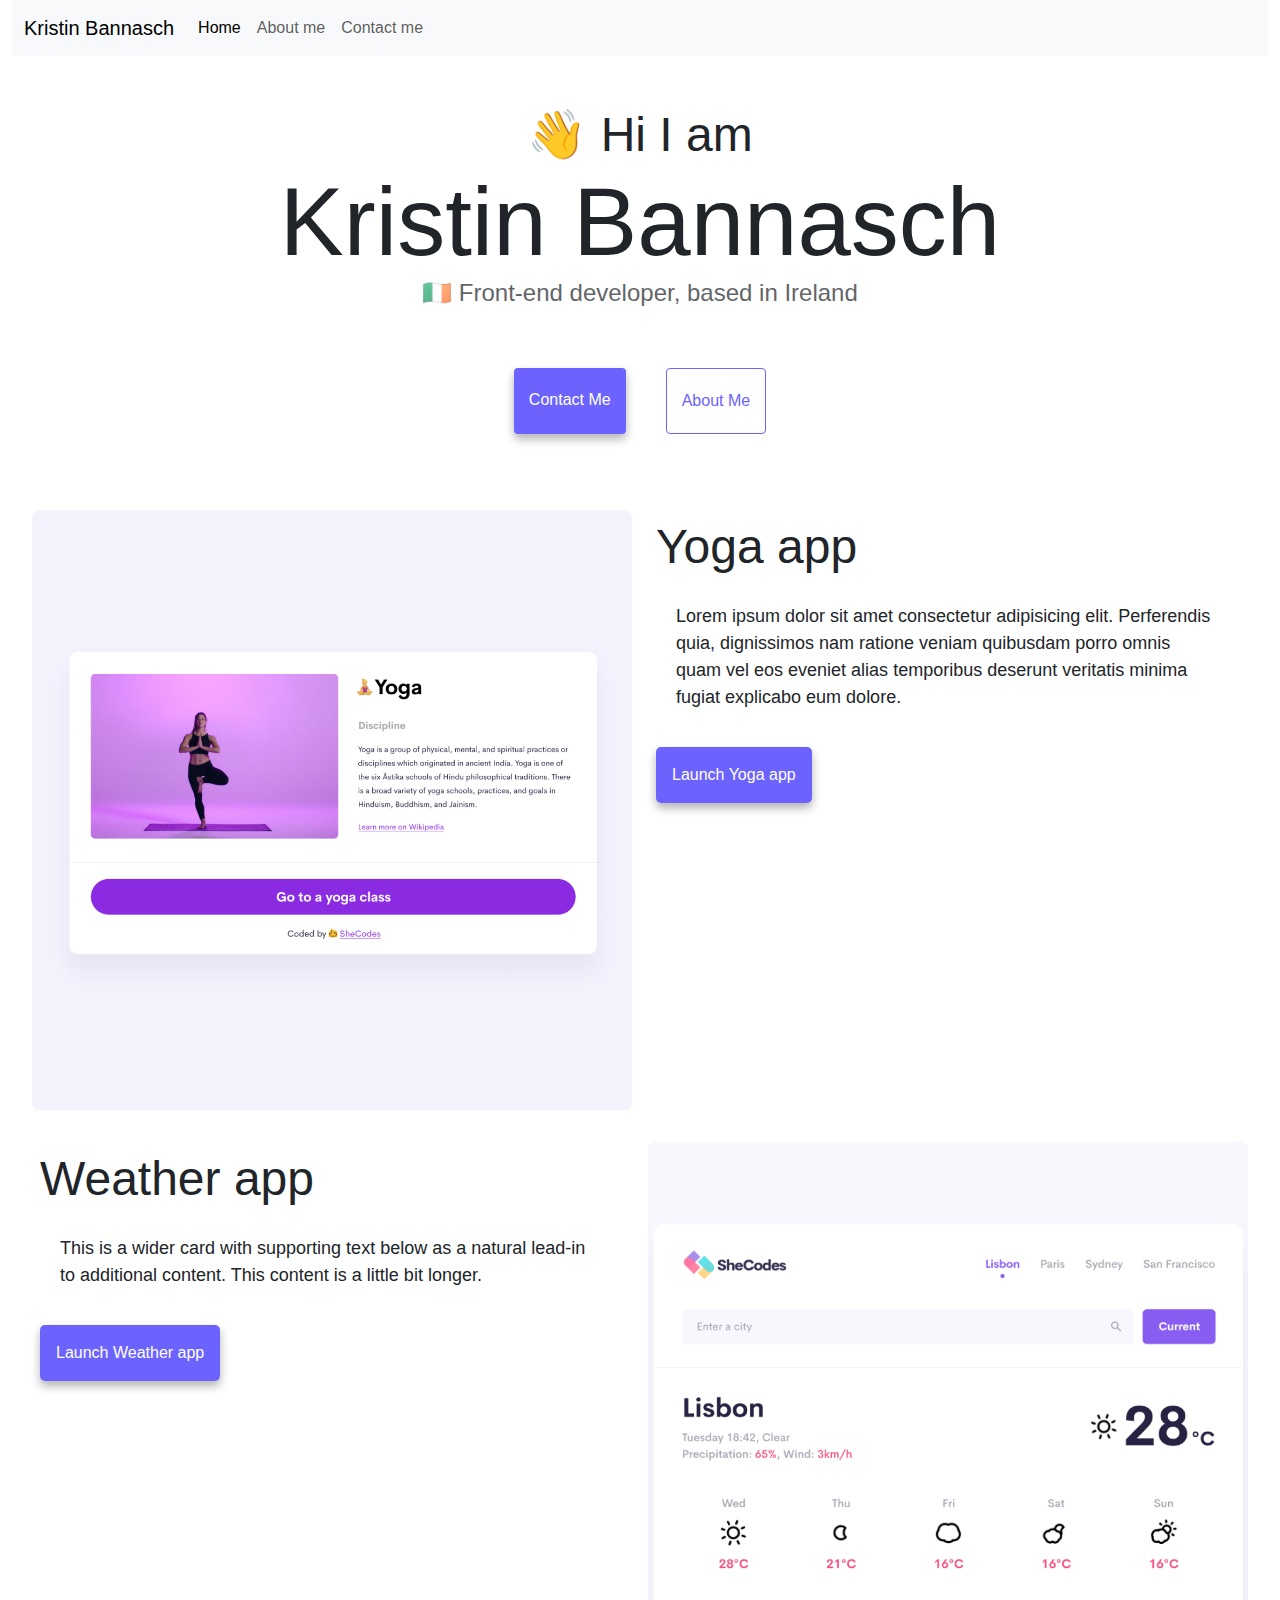
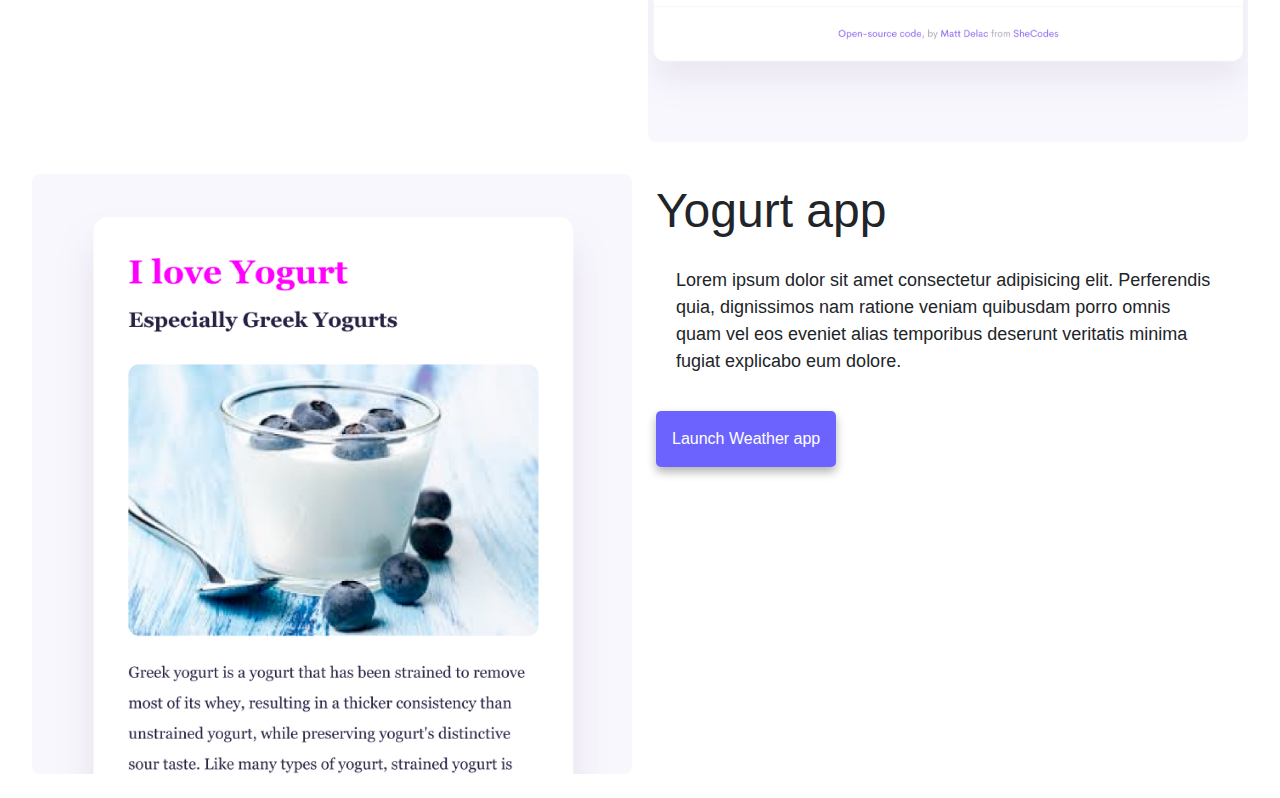
<file: index.html>
<!DOCTYPE html>
<html lang="en">
  <head>
    <meta charset="UTF-8" />
    <meta http-equiv="X-UA-Compatible" content="IE=edge" />
    <meta name="viewport" content="width=device-width, initial-scale=1.0" />
    <link
      href="https://cdn.jsdelivr.net/npm/bootstrap@5.3.3/dist/css/bootstrap.min.css"
      rel="stylesheet"
      integrity="sha384-QWTKZyjpPEjISv5WaRU9OFeRpok6YctnYmDr5pNlyT2bRjXh0JMhjY6hW+ALEwIH"
      crossorigin="anonymous"
    />
    <script
      src="https://cdn.jsdelivr.net/npm/bootstrap@5.3.3/dist/js/bootstrap.bundle.min.js"
      integrity="sha384-YvpcrYf0tY3lHB60NNkmXc5s9fDVZLESaAA55NDzOxhy9GkcIdslK1eN7N6jIeHz"
      crossorigin="anonymous"
    ></script>
    <title>Kristin Bannasch Front-end developer, based in Ireland</title>
    <meta
      name="description"
      content="Kristin Bannasch Front-end developer, based in Ireland"
    />
    <link rel="stylesheet" href="style.css" />
  </head>

  <body>
    <div class="div container m-0" style="max-width: 100%">
      <nav class="navbar navbar-expand-lg bg-body-tertiary">
        <div class="container-fluid">
          <a class="navbar-brand" href="index.html">Kristin Bannasch</a>
          <button
            class="navbar-toggler"
            type="button"
            data-bs-toggle="collapse"
            data-bs-target="#navbarNav"
            aria-controls="navbarNav"
            aria-expanded="false"
            aria-label="Toggle navigation"
          >
            <span class="navbar-toggler-icon"></span>
          </button>
          <div class="collapse navbar-collapse" id="navbarNav">
            <ul class="navbar-nav">
              <li class="nav-item">
                <a class="nav-link active" aria-current="page" href="index.html"
                  >Home</a
                >
              </li>
              <li class="nav-item">
                <a class="nav-link" href="about.html">About me</a>
              </li>
              <li class="nav-item">
                <a class="nav-link" href="about.html#contact">Contact me</a>
              </li>
            </ul>
          </div>
        </div>
      </nav>
    </div>
    <div class="introduction">
      <h2>👋 Hi I am</h2>
      <h1>Kristin Bannasch</h1>
      <h3>🇮🇪 Front-end developer, based in Ireland</h3>
      <div class="navigation-links">
        <a
          href="about.html#contact"
          class="contact-link"
          title="Kristin contact"
          >Contact me</a
        >
        <a href="about.html" class="about-link" title="Kristin about"
          >About me</a
        >
      </div>
    </div>

    <div class="card mb-3 mt-5 border border-0">
      <div class="row g-0 mx-4" style="max-width: 100%">
        <div class="col-md-6 p-2">
          <img
            src="images/yoga.png"
            class="img-fluid rounded-3"
            alt="The best yoga app on the market"
          />
        </div>
        <div class="col-md-6">
          <div class="card-body">
            <h2 class="card-title" id="box-headline">Yoga app</h2>
            <p class="card-text">
              Lorem ipsum dolor sit amet consectetur adipisicing elit.
              Perferendis quia, dignissimos nam ratione veniam quibusdam porro
              omnis quam vel eos eveniet alias temporibus deserunt veritatis
              minima fugiat explicabo eum dolore.
            </p>
            <button
              type="button"
              class="link-button p-3"
              style="box-shadow: var(--box-shadow)"
            >
              Launch Yoga app
            </button>
          </div>
        </div>
      </div>
    </div>

    <div class="card mb-3 border border-0">
      <div class="row g-0 mx-4" style="max-width: 100%">
        <div class="col-md-6">
          <div class="card-body">
            <h2 class="card-title" id="box-headline">Weather app</h2>
            <p class="card-text">
              This is a wider card with supporting text below as a natural
              lead-in to additional content. This content is a little bit
              longer.
            </p>
            <button
              type="button"
              class="link-button p-3"
              style="box-shadow: var(--box-shadow)"
            >
              Launch Weather app
            </button>
          </div>
        </div>
        <div class="col-md-6 p-2">
          <img
            src="images/weather.png"
            class="img-fluid rounded-3"
            alt="The best weather app on the market"
          />
        </div>
      </div>
    </div>

    <div class="card mb-3 border border-0" style="max-width: 100%">
      <div class="row g-0 mx-4" style="max-width: 100%">
        <div class="col-md-6 p-2">
          <img
            src="images/yogurt.png"
            class="img-fluid rounded-3"
            alt="Everything about yogurt"
          />
        </div>
        <div class="col-md-6">
          <div class="card-body">
            <h2 class="card-title" id="box-headline">Yogurt app</h2>
            <p class="card-text" id="box-headline">
              Lorem ipsum dolor sit amet consectetur adipisicing elit.
              Perferendis quia, dignissimos nam ratione veniam quibusdam porro
              omnis quam vel eos eveniet alias temporibus deserunt veritatis
              minima fugiat explicabo eum dolore.
            </p>
            <button
              type="button"
              class="link-button p-3"
              style="box-shadow: var(--box-shadow)"
            >
              Launch Weather app
            </button>
          </div>
        </div>
      </div>
    </div>
  </body>
</html>
</file>
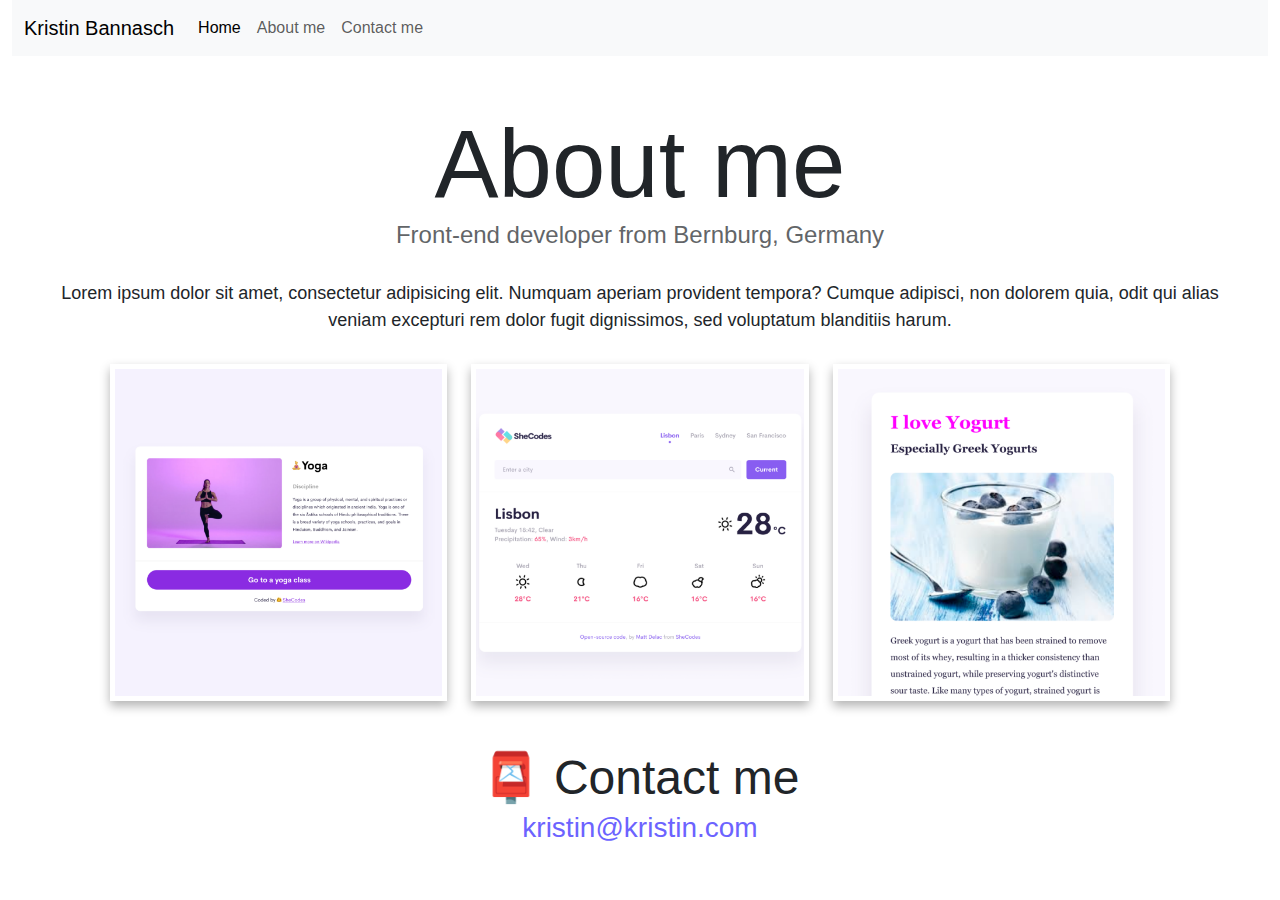
<file: about.html>
<!DOCTYPE html>
<html lang="en">
  <head>
    <meta charset="UTF-8" />
    <meta http-equiv="X-UA-Compatible" content="IE=edge" />
    <meta name="viewport" content="width=device-width, initial-scale=1.0" />
    <link
      href="https://cdn.jsdelivr.net/npm/bootstrap@5.3.3/dist/css/bootstrap.min.css"
      rel="stylesheet"
      integrity="sha384-QWTKZyjpPEjISv5WaRU9OFeRpok6YctnYmDr5pNlyT2bRjXh0JMhjY6hW+ALEwIH"
      crossorigin="anonymous"
    />
    <script
      src="https://cdn.jsdelivr.net/npm/bootstrap@5.3.3/dist/js/bootstrap.bundle.min.js"
      integrity="sha384-YvpcrYf0tY3lHB60NNkmXc5s9fDVZLESaAA55NDzOxhy9GkcIdslK1eN7N6jIeHz"
      crossorigin="anonymous"
    ></script>
    <link rel="stylesheet" href="style.css" />
    <title>About Kristin Bannasch Front-end developer, based in Ireland</title>
    <meta
      name="description"
      content="About page for Kristin Bannasch Front-end developer, based in Ireland"
    />
  </head>
  <body>
    <div class="div container m-0" style="max-width: 100%">
      <nav class="navbar navbar-expand-lg bg-body-tertiary">
        <div class="container-fluid">
          <a class="navbar-brand" href="index.html">Kristin Bannasch</a>
          <button
            class="navbar-toggler"
            type="button"
            data-bs-toggle="collapse"
            data-bs-target="#navbarNav"
            aria-controls="navbarNav"
            aria-expanded="false"
            aria-label="Toggle navigation"
          >
            <span class="navbar-toggler-icon"></span>
          </button>
          <div class="collapse navbar-collapse" id="navbarNav">
            <ul class="navbar-nav">
              <li class="nav-item">
                <a class="nav-link active" aria-current="page" href="index.html"
                  >Home</a
                >
              </li>
              <li class="nav-item">
                <a class="nav-link" href="about.html" title="Kristin about page"
                  >About me</a
                >
              </li>
              <li class="nav-item">
                <a
                  class="nav-link"
                  href="about.html#contact"
                  title="Kristin contact"
                  >Contact me</a
                >
              </li>
            </ul>
          </div>
        </div>
      </nav>
    </div>
    <div class="introduction">
      <h1>About me</h1>
      <h3>Front-end developer from Bernburg, Germany</h3>
    </div>

    <div class="about-paragraphs">
      <p>
        Lorem ipsum dolor sit amet, consectetur adipisicing elit. Numquam
        aperiam provident tempora? Cumque adipisci, non dolorem quia, odit qui
        alias veniam excepturi rem dolor fugit dignissimos, sed voluptatum
        blanditiis harum.
      </p>
    </div>
    <div class="container">
      <div class="row mx-3" style="max-width: 100%">
        <div class="col-md-4">
          <img
            src="images/yoga.png"
            class="border border-5 border-white"
            style="max-width: 100%; box-shadow: var(--box-shadow)"
            alt="The best weather app on the market"
          />
        </div>
        <div class="col-md-4">
          <img
            src="images/weather.png"
            class="border border-5 border-white"
            style="max-width: 100%; box-shadow: var(--box-shadow)"
            alt="The best weather app on the market"
          />
        </div>
        <div class="col-md-4">
          <img
            src="images/yogurt.png"
            class="border border-5 border-white"
            style="max-width: 100%; box-shadow: var(--box-shadow)"
            alt="The best yoghurt app on the market"
          />
        </div>
      </div>
    </div>

    <div id="contact" class="mt-5">
      <h2>📮 Contact me</h2>
      <a href="mailto:kristin@kristin.com" class="email-link">
        kristin@kristin.com
      </a>
    </div>
  </body>
</html>
</file>
<file: style.css>
:root {
  --primary-color: #6c63ff;
  --secondary-color: #f5f2fe;
  --box-shadow: 0 5px 10px rgba(0, 0, 0, 0.3);
}


body {
  margin: 0;
  max-width: 100%;
  font-family: sans-serif;
  font-weight: 200;
}

h1,
h2,
h3 {
  text-align: center;
  margin: 0;
}

h1 {
  font-size: 96px;
}

h2 {
  font-size: 48px;
}

h3 {
  font-size: 24px;
  opacity: 0.7;
}

p {
  padding: 20px;
  border-radius: 4px;
  font-size: 18px;
  line-height: 1.5;
}
img {
  max-width: 100%;
}

@media (max-width: 900px) {
  h1 {
    font-size: 48px;
    padding: 20px;
    
  }
  h2 {
    font-size: 36px;
  }
}
.introduction {
  margin-top: 50px;
}

.about-paragraphs {
  text-align: center;
}

.link-button {
  background: var(--primary-color);
  border: none;
  border-radius: 5px;
  padding: 10px;
  color: white;
}
.about-paragraphs p {
  margin: 10px;
  background: none;
}
.navigation-links {
  display: flex;
  margin-top: 40px;
  justify-content: center;
}

.navigation-links a {
  margin: 20px;
  border-radius: 4px;
  padding: 20px 15px;
  text-decoration: none;
  text-transform: capitalize;
}

.contact-link {
  background: var(--primary-color);
  box-shadow: var(--box-shadow);
  color: white;
}

.about-link {
  color: var(--primary-color);
  border: 1px solid var(--primary-color);
}

.homepage-link {
  color: var(--primary-color);
  text-align: center;
  display: block;
}

.email-link {
  display: flex;
  justify-content: center;
  color: var(--primary-color);
  font-size: 28px;
  text-decoration: none;
}

.email-link:hover {
  text-decoration: underline;
}

#box-headline {
  text-align: left;
  display: block;
}
</file>
